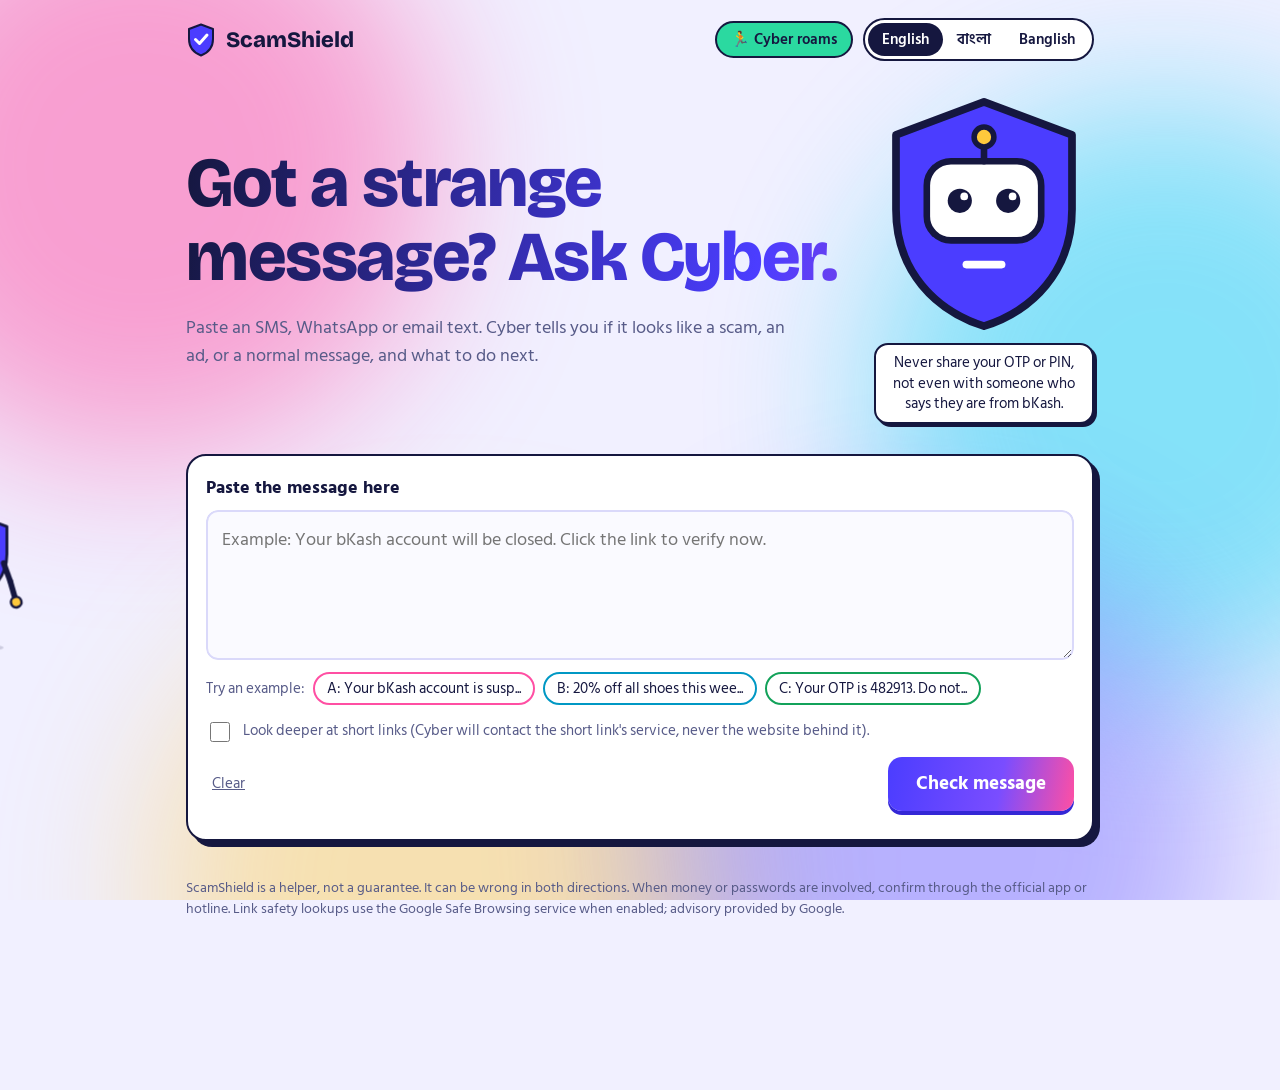
<file: web/index.html>
<!doctype html>
<html lang="en">
<head>
<meta charset="utf-8">
<meta name="viewport" content="width=device-width, initial-scale=1">
<title>ScamShield - ask Cyber</title>
<link rel="preconnect" href="https://fonts.googleapis.com">
<link rel="preconnect" href="https://fonts.gstatic.com" crossorigin>
<link href="https://fonts.googleapis.com/css2?family=Bricolage+Grotesque:opsz,wght@12..96,700;12..96,800&family=Hind+Siliguri:wght@400;500;600;700&display=swap" rel="stylesheet">
<style>
:root{
  --paper:#F1F0FF; --card:#fff; --ink:#15173F; --muted:#575B88; --line:#DAD9FA;
  --brand:#4B3DFF; --brand-dark:#3427D6; --pink:#FF4FA3; --cyan:#19D3F3; --sun:#FFC93C; --mint:#2BD9A0;
  --danger:#E5383B; --caution:#F5A300; --safe:#13A25A; --promo:#0098C4; --neutral:#6B6F99;
  --v:var(--neutral); --v2:#9A8CFF;
}
*{box-sizing:border-box}
html{-webkit-text-size-adjust:100%}
body{margin:0;background:var(--paper);color:var(--ink);font-family:"Hind Siliguri",system-ui,sans-serif;font-size:18px;line-height:1.55;overflow-x:hidden}
h1,h2,.display{font-family:"Bricolage Grotesque","Hind Siliguri",sans-serif;font-weight:800;letter-spacing:-.02em;line-height:1.05;margin:0}
.wrap{max-width:940px;margin:0 auto;padding:0 16px;position:relative;z-index:1}
:focus-visible{outline:3px solid var(--brand);outline-offset:3px;border-radius:6px}

/* drifting colour blobs behind everything */
.blobs{position:fixed;inset:0;z-index:0;overflow:hidden;pointer-events:none}
.blobs i{position:absolute;width:46vmax;height:46vmax;border-radius:50%;filter:blur(80px);opacity:.5;animation:drift 22s ease-in-out infinite alternate}
.blobs i:nth-child(1){background:var(--pink);left:-12vmax;top:-10vmax}
.blobs i:nth-child(2){background:var(--cyan);right:-14vmax;top:8vmax;animation-delay:-7s}
.blobs i:nth-child(3){background:var(--sun);left:12vmax;bottom:-22vmax;animation-delay:-13s;opacity:.4}
.blobs i:nth-child(4){background:var(--brand);right:4vmax;bottom:-18vmax;animation-delay:-3s;opacity:.35}
@keyframes drift{to{transform:translate(8vmax,6vmax) scale(1.18)}}
.tint{position:fixed;inset:0;z-index:0;pointer-events:none;opacity:0;transition:opacity .8s;background:radial-gradient(70% 60% at 50% 30%,var(--v),transparent 70%)}
body.has-verdict .tint{opacity:.28}
#fx{position:fixed;inset:0;width:100%;height:100%;z-index:50;pointer-events:none}
.flash{position:fixed;inset:0;z-index:40;pointer-events:none;background:var(--danger);opacity:0}
.flash.go{animation:flash .7s ease-out}
@keyframes flash{0%{opacity:.45}100%{opacity:0}}

header.top{display:flex;align-items:center;justify-content:space-between;gap:12px;padding:18px 0}
.brand{display:flex;align-items:center;gap:10px;font-family:"Bricolage Grotesque",sans-serif;font-weight:800;font-size:22px}
.seg{display:inline-flex;background:#fff;border:2px solid var(--ink);border-radius:999px;padding:3px}
.seg button{border:0;background:none;font:inherit;font-size:15px;font-weight:600;padding:5px 14px;border-radius:999px;cursor:pointer;color:var(--ink);transition:background .2s,color .2s}
.seg button[aria-pressed="true"]{background:var(--ink);color:#fff}

/* hero */
.hero{display:grid;grid-template-columns:1fr auto;gap:28px;align-items:center;padding:14px 0 30px}
.hero h1{font-size:clamp(38px,7vw,70px);background:linear-gradient(100deg,var(--ink) 0%,var(--brand) 40%,var(--pink) 75%,var(--ink) 100%);background-size:220% 100%;-webkit-background-clip:text;background-clip:text;color:transparent;animation:ink 9s ease-in-out infinite alternate;padding-bottom:.08em}
@keyframes ink{to{background-position:100% 0}}
.hero p{max-width:34em;color:var(--muted);margin:14px 0 0}
.cyber-col{display:flex;flex-direction:column;align-items:center;gap:8px;width:clamp(150px,24vw,220px)}
.mascot-btn{background:none;border:0;padding:0;cursor:pointer;width:100%}
.mascot{width:100%;height:auto;display:block;overflow:visible}
.mascot .shell{fill:var(--brand)}
.mascot .bulb{fill:var(--sun);transition:fill .3s}
.mascot .m{display:none}
.mascot[data-mood="idle"] .m-idle,.mascot[data-mood="happy"] .m-happy,.mascot[data-mood="alarm"] .m-alarm,.mascot[data-mood="worry"] .m-worry,.mascot[data-mood="hmm"] .m-hmm,.mascot[data-mood="scan"] .m-hmm{display:inline}
.mascot .blink{animation:blink 5s infinite;transform-box:fill-box;transform-origin:center}
@keyframes blink{0%,94%,100%{transform:scaleY(1)}97%{transform:scaleY(.08)}}
.mascot[data-mood="scan"] .dart{animation:dart .45s ease-in-out infinite alternate}
@keyframes dart{from{transform:translateX(-7px)}to{transform:translateX(7px)}}
.mascot[data-mood="scan"] .bulb{animation:pulse .35s infinite alternate;fill:var(--cyan)}
@keyframes pulse{to{opacity:.3}}
.mascot[data-mood="alarm"] .bulb{fill:var(--danger);animation:pulse .25s infinite alternate}
.mascot[data-mood="worry"] .bulb{fill:var(--caution)}
.mascot[data-mood="happy"] .bulb{fill:var(--mint)}
.mascot.act{animation:hop .6s}
.mascot[data-mood="alarm"].act{animation:shake .5s}
@keyframes hop{30%{transform:translateY(-16px) rotate(-3deg)}60%{transform:translateY(0) rotate(2deg)}}
@keyframes shake{20%{transform:translateX(-9px)}40%{transform:translateX(9px)}60%{transform:translateX(-6px)}80%{transform:translateX(6px)}}
.float{animation:float 4s ease-in-out infinite}
@keyframes float{50%{transform:translateY(-8px)}}
.tip{background:#fff;border:2px solid var(--ink);border-radius:14px;padding:8px 12px;font-size:15px;line-height:1.35;min-height:3.1em;width:100%;text-align:center;box-shadow:3px 3px 0 var(--ink)}
.tip.pop{animation:pop .35s cubic-bezier(.2,1.6,.4,1)}
@keyframes pop{from{transform:scale(.8);opacity:0}}
@media(max-width:600px){.hero{grid-template-columns:1fr}.cyber-col{order:-1;width:150px;margin:0 auto}}

/* checker */
.checker{background:var(--card);border:2px solid var(--ink);border-radius:20px;padding:18px;box-shadow:6px 6px 0 var(--ink)}
.checker label.big{display:block;font-weight:700;margin-bottom:8px}
.field{position:relative;border-radius:12px;overflow:hidden}
textarea{width:100%;min-height:150px;resize:vertical;border:2px solid var(--line);border-radius:12px;padding:14px;font:inherit;color:var(--ink);background:#FAFAFF;display:block}
textarea:focus{border-color:var(--brand);outline:none;box-shadow:0 0 0 4px #4b3dff29}
.field.scanning textarea{border-color:var(--cyan)}
.beam{position:absolute;left:0;right:0;top:0;height:56px;pointer-events:none;opacity:0;background:linear-gradient(180deg,transparent,#19d3f355 60%,#19d3f3cc 98%,var(--cyan) 100%);border-bottom:3px solid var(--cyan)}
.field.scanning .beam{opacity:1;animation:sweep 1.1s ease-in-out infinite alternate}
@keyframes sweep{from{transform:translateY(-56px)}to{transform:translateY(var(--h,150px))}}
.chips{display:flex;flex-wrap:wrap;gap:8px;margin-top:12px;align-items:center}
.chips span.t{color:var(--muted);font-size:15px}
.chip{border:2px solid var(--c,var(--line));background:#fff;border-radius:999px;padding:3px 12px;font:inherit;font-size:15px;cursor:pointer;color:var(--ink);transition:transform .15s,background .15s}
.chip:hover{background:var(--c);color:#fff;transform:translateY(-2px) rotate(-1deg)}
.chip:nth-of-type(1){--c:var(--pink)}.chip:nth-of-type(2){--c:var(--promo)}.chip:nth-of-type(3){--c:var(--safe)}
.deep{display:flex;gap:10px;align-items:flex-start;margin-top:14px;font-size:15px;color:var(--muted)}
.deep input{width:20px;height:20px;margin-top:3px;accent-color:var(--brand)}
.row{display:flex;flex-wrap:wrap;gap:10px;align-items:center;margin-top:12px}
.go{margin-left:auto;background:linear-gradient(100deg,var(--brand),#7A4DFF 60%,var(--pink));color:#fff;border:0;border-radius:14px;font:inherit;font-weight:700;font-size:19px;padding:12px 28px;cursor:pointer;box-shadow:0 4px 0 var(--brand-dark);transition:transform .15s,filter .15s}
.go:hover{filter:brightness(1.1);transform:translateY(-2px)}
.go:active{transform:translateY(3px);box-shadow:0 1px 0 var(--brand-dark)}
.go[disabled]{opacity:.7;cursor:wait}
.ghost{background:none;border:0;font:inherit;font-size:15px;color:var(--muted);text-decoration:underline;cursor:pointer}
.error{color:var(--danger);font-weight:600;margin-top:10px}

/* result */
#result{margin:30px 0 8px}
.verdict{background:linear-gradient(120deg,var(--v),var(--v2));color:#fff;border:2px solid var(--ink);border-radius:20px;padding:22px;display:grid;grid-template-columns:auto 1fr auto;gap:20px;align-items:center;box-shadow:6px 6px 0 var(--ink)}
.verdict.light{color:var(--ink)}
.verdict.shake{animation:shake .55s}
.stamp{width:96px;height:96px;border-radius:50%;border:5px solid currentColor;display:grid;place-items:center;transform:rotate(-8deg)}
.stamp svg{width:52px;height:52px}
.verdict h2{font-size:clamp(28px,5vw,46px)}
.stamp.land{animation:land .5s cubic-bezier(.2,1.6,.4,1)}
@keyframes land{from{transform:rotate(-8deg) scale(2.4);opacity:0}to{transform:rotate(-8deg) scale(1);opacity:1}}
.gauge{width:190px;text-align:center}
.gauge svg{width:100%;display:block}
.needle{transform-origin:100px 100px;transform:rotate(-90deg);transition:transform 1.3s cubic-bezier(.3,1.5,.5,1)}
.gauge .pct{font-family:"Bricolage Grotesque",sans-serif;font-weight:800;font-size:30px;line-height:1;margin-top:-4px}
.gauge .cap{font-size:14px;opacity:.9}
@media(max-width:640px){.verdict{grid-template-columns:auto 1fr}.gauge{grid-column:1/-1;margin:0 auto}}
.cyber{display:grid;grid-template-columns:70px 1fr;gap:14px;margin-top:20px;align-items:start}
.cyber .mascot{width:70px}
.bubble{background:#fff;border:2px solid var(--ink);border-radius:6px 18px 18px 18px;padding:14px 16px;min-height:60px}
.bubble p{margin:0 0 8px}
.listen{background:var(--ink);color:#fff;border:0;border-radius:999px;font:inherit;font-weight:600;font-size:16px;padding:7px 16px;cursor:pointer;margin-top:4px}
.listen:hover{background:var(--brand)}
.note{font-size:14px;color:var(--muted);margin-top:8px}
details{background:#fff;border:2px solid var(--line);border-radius:14px;margin-top:12px;padding:0 16px}
summary{cursor:pointer;font-weight:700;padding:12px 0}
details[open]{padding-bottom:12px}
.marked{font-size:19px;line-height:2}
.marked mark{border-radius:8px;padding:1px 6px;color:inherit;background:none;transition:transform .15s}
.marked mark:hover{transform:scale(1.12)}
.marked .hot{background:#FFD0D2;box-shadow:inset 0 -3px 0 var(--danger)}
.marked .cool{background:#CDF3DF;box-shadow:inset 0 -3px 0 var(--safe)}
.marked .risky{background:var(--danger);color:#fff}
.marked .check{background:var(--caution)}
.marked .ok{background:#CDF3DF}
.legend{font-size:14px;color:var(--muted);margin-top:6px}
.link{border-left:6px solid var(--neutral);padding:6px 12px;margin:10px 0;background:#F6F6FF;border-radius:0 10px 10px 0}
.link.ok{border-color:var(--safe)}.link.check{border-color:var(--caution)}.link.risky{border-color:var(--danger)}
.link b{word-break:break-all}
.link ul{margin:6px 0 0;padding-left:20px;font-size:16px}
.bar{display:grid;grid-template-columns:110px 1fr 50px;gap:10px;align-items:center;margin:8px 0;font-size:16px}
.bar i{display:block;height:14px;border-radius:7px;background:var(--line);overflow:hidden}
.bar i b{display:block;height:100%;width:0;background:linear-gradient(90deg,var(--brand),var(--pink));transition:width 1s cubic-bezier(.2,.9,.3,1)}
footer{margin:36px 0 0;padding-bottom:170px;font-size:14px;color:var(--muted)}

/* ===== Cyber the roaming character ===== */
.tools{display:flex;gap:10px;align-items:center;flex-wrap:wrap;justify-content:flex-end}
.roambtn{border:2px solid var(--ink);background:#fff;border-radius:999px;font:inherit;font-size:15px;font-weight:600;padding:5px 14px;cursor:pointer;color:var(--ink)}
.roambtn[aria-pressed="true"]{background:var(--mint)}
.rover-wrap{position:fixed;top:0;left:0;width:clamp(84px,13vw,130px);z-index:30;pointer-events:none;will-change:transform}
.rover-wrap[hidden]{display:none}
.rover-wrap .rover{pointer-events:auto;cursor:pointer;width:100%}
.jumper.jump{animation:jumpy .6s cubic-bezier(.3,.7,.4,1)}
@keyframes jumpy{45%{transform:translateY(-70px)}}
.say{display:none;position:absolute;left:50%;top:-6px;margin-left:-16px;font-size:26px;line-height:1;pointer-events:none}
.say.pop{animation:pop .4s cubic-bezier(.2,1.6,.4,1)}
.rover{--a:0deg;--b:0deg;--k:0deg;--d:.7s;--lean:0deg;--bh:0px}
.rover [class^="th"],.rover [class^="sh"],.rover [class^="up"],.rover [class^="fore"],.rover .fig{transition:none}
.rover .thL{transform-origin:68px 120px}.rover .thR{transform-origin:92px 120px}
.rover .shL{transform-origin:68px 150px}.rover .shR{transform-origin:92px 150px}
.rover .upL{transform-origin:44px 84px}.rover .upR{transform-origin:116px 84px}
.rover .foreL{transform-origin:36px 106px}.rover .foreR{transform-origin:124px 106px}
.rover .fig{transform-origin:80px 182px;animation:breath 3s ease-in-out infinite}
.rover .p-ball{transform-origin:112px 182px}
.rover .p-can,.rover .p-mag,.rover .p-sign,.rover .p-ball,.rover .sg,.rover .closed{display:none}
@keyframes breath{50%{transform:scaleY(1.025)}}
@keyframes sw{0%,100%{transform:rotate(calc(var(--a) * -1))}50%{transform:rotate(var(--a))}}
@keyframes ar{0%,100%{transform:rotate(calc(var(--b) * -1))}50%{transform:rotate(var(--b))}}
@keyframes kn{0%,15%,100%{transform:rotate(4deg)}55%{transform:rotate(var(--k))}85%{transform:rotate(calc(var(--k) * .4))}}
@keyframes bobw{0%,50%,100%{transform:translateY(0) rotate(var(--lean))}25%,75%{transform:translateY(calc(var(--bh) * -1)) rotate(var(--lean))}}
/* walking and running */
.rover[data-act="walk"]{--a:26deg;--b:30deg;--k:55deg;--d:.7s;--bh:4px}
.rover[data-act="run"]{--a:50deg;--b:64deg;--k:90deg;--d:.4s;--bh:8px;--lean:9deg}
.rover[data-act="walk"] .thL,.rover[data-act="run"] .thL,.rover[data-act="walk"] .thR,.rover[data-act="run"] .thR{animation:sw var(--d) ease-in-out infinite}
.rover[data-act="walk"] .thR,.rover[data-act="run"] .thR{animation-delay:calc(var(--d) / -2)}
.rover[data-act="walk"] .shL,.rover[data-act="run"] .shL,.rover[data-act="walk"] .shR,.rover[data-act="run"] .shR{animation:kn var(--d) linear infinite}
.rover[data-act="walk"] .shR,.rover[data-act="run"] .shR{animation-delay:calc(var(--d) / -2)}
.rover[data-act="walk"] .upR,.rover[data-act="run"] .upR,.rover[data-act="walk"] .upL,.rover[data-act="run"] .upL{animation:ar var(--d) ease-in-out infinite}
.rover[data-act="walk"] .upL,.rover[data-act="run"] .upL{animation-delay:calc(var(--d) / -2)}
.rover[data-act="walk"] .foreL,.rover[data-act="walk"] .foreR{transform:rotate(-16deg)}
.rover[data-act="run"] .foreL,.rover[data-act="run"] .foreR{transform:rotate(-55deg)}
.rover[data-act="walk"] .fig,.rover[data-act="run"] .fig{animation:bobw calc(var(--d) / 1) linear infinite}
/* drinking a can of juice, with sunglasses */
.rover[data-act="drink"] .sg,.rover[data-act="drink"] .p-can{display:inline}
.rover[data-act="drink"] .upR{animation:dUp 5s ease-in-out infinite}
.rover[data-act="drink"] .foreR{animation:dFore 5s ease-in-out infinite}
.rover[data-act="drink"] .fig{animation:chill 5s ease-in-out infinite}
@keyframes dUp{0%,8%{transform:rotate(0)}22%,30%{transform:rotate(112deg)}34%{transform:rotate(104deg)}40%{transform:rotate(112deg)}46%{transform:rotate(104deg)}52%,78%{transform:rotate(112deg)}92%,100%{transform:rotate(0)}}
@keyframes dFore{0%,8%{transform:rotate(0)}22%,78%{transform:rotate(-58deg)}92%,100%{transform:rotate(0)}}
@keyframes chill{0%,100%{transform:rotate(0)}30%,70%{transform:rotate(-3deg)}}
/* keepy-uppy with a ball */
.rover[data-act="play"] .p-ball{display:inline;animation:spin .6s linear infinite}
.rover[data-act="play"] .ballY{animation:bounce .9s infinite}
@keyframes bounce{0%{transform:translateY(0);animation-timing-function:cubic-bezier(.2,.6,.4,1)}50%{transform:translateY(-120px);animation-timing-function:cubic-bezier(.6,0,.8,.4)}100%{transform:translateY(0)}}
@keyframes spin{to{transform:rotate(360deg)}}
.rover[data-act="play"] .thR{animation:kick .9s infinite}
.rover[data-act="play"] .shR{animation:kickk .9s infinite}
.rover[data-act="play"] .upL{transform:rotate(60deg)}
.rover[data-act="play"] .upR{transform:rotate(-60deg)}
.rover[data-act="play"] .fig{animation:lean .9s ease-in-out infinite}
@keyframes kick{0%,6%{transform:rotate(-55deg)}25%,100%{transform:rotate(8deg)}}
@keyframes kickk{0%,6%{transform:rotate(10deg)}25%,100%{transform:rotate(25deg)}}
@keyframes lean{0%,6%{transform:rotate(-4deg)}30%,100%{transform:rotate(0)}}
/* dancing */
.rover[data-act="dance"] .fig{animation:sway .5s ease-in-out infinite alternate}
.rover[data-act="dance"] .upL{animation:dl .5s ease-in-out infinite alternate}
.rover[data-act="dance"] .upR{animation:dr .5s ease-in-out infinite alternate}
.rover[data-act="dance"] .thL{animation:dth .5s ease-in-out infinite alternate}
.rover[data-act="dance"] .thR{animation:dth .5s ease-in-out infinite alternate-reverse}
@keyframes sway{from{transform:translateY(0) rotate(-6deg)}to{transform:translateY(-7px) rotate(6deg)}}
@keyframes dl{from{transform:rotate(40deg)}to{transform:rotate(165deg)}}
@keyframes dr{from{transform:rotate(-165deg)}to{transform:rotate(-40deg)}}
@keyframes dth{from{transform:rotate(-14deg)}to{transform:rotate(14deg)}}
/* napping on his feet */
.rover[data-act="nap"] .pupils{display:none}
.rover[data-act="nap"] .closed{display:inline}
.rover[data-act="nap"] .fig{animation:nod 3s ease-in-out infinite}
@keyframes nod{0%,100%{transform:rotate(7deg)}50%{transform:rotate(12deg)}}
/* waving */
.rover[data-act="wave"] .upL{animation:wUp 2.9s ease-in-out infinite}
.rover[data-act="wave"] .foreL{animation:wv .35s ease-in-out infinite alternate}
@keyframes wUp{0%{transform:rotate(0)}15%,85%{transform:rotate(150deg)}100%{transform:rotate(0)}}
@keyframes wv{from{transform:rotate(-28deg)}to{transform:rotate(28deg)}}
/* looking for scams with a magnifying glass */
.rover[data-act="search"] .p-mag{display:inline}
.rover[data-act="search"] .upR{animation:sUp .5s ease-in-out infinite alternate}
.rover[data-act="search"] .foreR{transform:rotate(-8deg)}
.rover[data-act="search"] .fig{animation:hopS .5s ease-in-out infinite alternate}
@keyframes sUp{from{transform:rotate(-78deg)}to{transform:rotate(-100deg)}}
@keyframes hopS{from{transform:translateY(0)}to{transform:translateY(-6px)}}
/* scam alarm: stop sign held high, jumping */
.rover[data-act="alert"] .p-sign{display:inline}
.rover[data-act="alert"] .upR{transform:rotate(-168deg)}
.rover[data-act="alert"] .upL{transform:rotate(168deg)}
.rover[data-act="alert"] .fig{animation:alertJ .35s ease-in-out infinite alternate}
@keyframes alertJ{from{transform:translateY(0)}to{transform:translateY(-16px)}}
/* careful: hand up like "wait" */
.rover[data-act="careful"] .upR{animation:cUp 1s ease-in-out infinite alternate}
@keyframes cUp{from{transform:rotate(-150deg)}to{transform:rotate(-160deg)}}
.rover[data-act="careful"] .fig{animation:chill 1.4s ease-in-out infinite}
/* cheering */
.rover[data-act="cheer"] .upL{transform:rotate(165deg)}
.rover[data-act="cheer"] .upR{transform:rotate(-165deg)}
.rover[data-act="cheer"] .shL,.rover[data-act="cheer"] .shR{transform:rotate(35deg)}
.rover[data-act="cheer"] .fig{animation:jump .6s ease-in-out infinite}
@keyframes jump{0%,100%{transform:translateY(0) scaleY(.94)}50%{transform:translateY(-30px) scaleY(1.03)}}
.rover[data-act="shrug"] .fig{animation:tilt 1.2s ease-in-out infinite alternate}
@keyframes tilt{from{transform:rotate(-6deg)}to{transform:rotate(6deg)}}


/* ===== more activities ===== */
.fx{position:fixed;left:0;top:0;z-index:31;pointer-events:none;font-size:26px;line-height:1}
.fx[hidden]{display:none}
#fball.roll{animation:spin .5s linear infinite}
#fdisc{animation:disc .35s linear infinite}
@keyframes disc{from{transform:rotate(0) scaleY(.55)}to{transform:rotate(360deg) scaleY(.55)}}
.rover .p-book,.rover .p-phone,.rover .p-flash,.rover .carg{display:none}
.rover .w1{transform-origin:38px 166px}.rover .w2{transform-origin:124px 166px}
.rover .pageflip{transform-origin:80px 110px}
/* reading a book: both hands hold it, a page turns now and then */
.rover[data-act="read"] .p-book{display:inline}
.rover[data-act="read"] .upL{transform:rotate(-5deg)}.rover[data-act="read"] .foreL{transform:rotate(-69deg)}
.rover[data-act="read"] .upR{transform:rotate(5deg)}.rover[data-act="read"] .foreR{transform:rotate(69deg)}
.rover[data-act="read"] .pageflip{animation:turn 3.4s ease-in-out infinite}
@keyframes turn{0%,70%{transform:scaleX(1)}85%{transform:scaleX(-1)}100%{transform:scaleX(1)}}
.rover[data-act="read"] .fig{animation:nodRead 3.4s ease-in-out infinite}
@keyframes nodRead{0%,100%{transform:rotate(2deg)}50%{transform:rotate(4deg)}}
/* scrolling on his phone */
.rover[data-act="phone"] .p-phone{display:inline}
.rover[data-act="phone"] .upR{transform:rotate(13deg)}.rover[data-act="phone"] .foreR{transform:rotate(84deg)}
.rover[data-act="phone"] .fig{animation:nodRead 2s ease-in-out infinite}
/* selfie: phone held out, peace sign, flash */
.rover[data-act="selfie"] .p-phone,.rover[data-act="selfie"] .p-flash{display:inline}
.rover[data-act="selfie"] .upR{transform:rotate(-126deg)}.rover[data-act="selfie"] .foreR{transform:rotate(-20deg)}
.rover[data-act="selfie"] .upL{transform:rotate(150deg)}
.rover[data-act="selfie"] .foreL{animation:wv .5s ease-in-out infinite alternate}
.rover[data-act="selfie"] .fig{animation:tilt 1.4s ease-in-out infinite alternate}
.rover[data-act="selfie"] .p-flash{animation:snap 1.8s infinite}
@keyframes snap{0%,80%{opacity:0}86%{opacity:.95}100%{opacity:0}}
/* driving a car */
.rover[data-act="drive"] .carg,.rover[data-act="drive"] .sg{display:inline}
.rover[data-act="drive"] .upL{transform:rotate(-19deg)}.rover[data-act="drive"] .foreL{transform:rotate(-61deg)}
.rover[data-act="drive"] .upR{transform:rotate(19deg)}.rover[data-act="drive"] .foreR{transform:rotate(61deg)}
.rover[data-act="drive"] .fig{animation:none}
.rover[data-act="drive"] .thL,.rover[data-act="drive"] .thR{display:none}
.rover[data-act="drive"] .wheel{animation:spin .25s linear infinite}
.rover[data-act="drive"] .carbody{animation:carb .2s ease-in-out infinite alternate}
@keyframes carb{to{transform:translateY(-2px)}}
/* kicking a real ball */
.rover[data-act="kick"] .thR{animation:kickOnce .35s ease-out both}
.rover[data-act="kick"] .shR{animation:kickShin .35s ease-out both}
.rover[data-act="kick"] .upL{transform:rotate(45deg)}.rover[data-act="kick"] .upR{transform:rotate(-45deg)}
@keyframes kickOnce{0%{transform:rotate(30deg)}45%{transform:rotate(-65deg)}100%{transform:rotate(0)}}
@keyframes kickShin{0%{transform:rotate(60deg)}45%{transform:rotate(4deg)}100%{transform:rotate(8deg)}}
/* frisbee: throw, then catch with both hands */
.rover[data-act="frisbee"] .upR{animation:thr 2.6s ease-in-out infinite}
.rover[data-act="frisbee"] .foreR{transform:rotate(-20deg)}
.rover[data-act="frisbee"] .upL{animation:catchL 2.6s ease-in-out infinite}
@keyframes thr{0%{transform:rotate(48deg)}10%{transform:rotate(-80deg)}24%,70%{transform:rotate(-22deg)}82%,90%{transform:rotate(-82deg)}100%{transform:rotate(48deg)}}
@keyframes catchL{0%,70%{transform:rotate(0)}82%,90%{transform:rotate(-80deg)}100%{transform:rotate(0)}}

@media(prefers-reduced-motion:reduce){*,*::before,*::after{animation:none!important;transition:none!important}}
</style>
</head>
<body>
<div class="blobs" aria-hidden="true"><i></i><i></i><i></i><i></i></div>
<div class="tint" aria-hidden="true"></div>
<canvas id="fx" aria-hidden="true"></canvas>
<div class="flash" id="flash" aria-hidden="true"></div>

<div class="rover-wrap" id="rover" aria-hidden="true"></div>
<div class="fx" id="fball" hidden aria-hidden="true">⚽</div>
<div class="fx" id="fdisc" hidden aria-hidden="true">🥏</div>

<div class="wrap">
  <header class="top">
    <div class="brand">
      <svg width="30" height="34" viewBox="0 0 60 68" aria-hidden="true"><path d="M30 3 54 12v20c0 17-11 28-24 33C17 60 6 49 6 32V12z" fill="#4B3DFF" stroke="#15173F" stroke-width="4" stroke-linejoin="round"/><path d="m19 33 8 8 15-17" fill="none" stroke="#fff" stroke-width="6" stroke-linecap="round" stroke-linejoin="round"/></svg>
      ScamShield
    </div>
    <div class="tools"><button class="roambtn" id="roamBtn" type="button" aria-pressed="true"></button>
    <div class="seg" role="group" aria-label="Language">
      <button data-l="en" aria-pressed="true">English</button>
      <button data-l="bn" aria-pressed="false" lang="bn">বাংলা</button>
      <button data-l="bnl" aria-pressed="false">Banglish</button>
    </div></div>
  </header>

  <section class="hero">
    <div>
      <h1 id="t-hero"></h1>
      <p id="t-sub"></p>
    </div>
    <div class="cyber-col">
      <button class="mascot-btn float" id="heroCyber" type="button"></button>
      <div class="tip" id="tip" aria-live="polite"></div>
    </div>
  </section>

  <main>
    <form class="checker" id="form">
      <label class="big" for="msg" id="t-label"></label>
      <div class="field" id="field"><textarea id="msg" maxlength="5000"></textarea><div class="beam"></div></div>
      <div class="chips" id="chips"><span class="t" id="t-try"></span></div>
      <label class="deep"><input type="checkbox" id="deep"><span id="t-deep"></span></label>
      <div class="row">
        <button type="button" class="ghost" id="clear"></button>
        <button class="go" id="go" type="submit"></button>
      </div>
      <div class="error" id="err" role="alert"></div>
    </form>
    <div id="result" aria-live="polite"></div>
  </main>
  <footer id="t-foot"></footer>
</div>

<script>
"use strict";
/* ============ 1. Everything the page says, in three languages ============ */
const UI = {
  en:{hero:"Got a strange message? Ask Cyber.",sub:"Paste an SMS, WhatsApp or email text. Cyber tells you if it looks like a scam, an ad, or a normal message, and what to do next.",
      label:"Paste the message here",ph:"Example: Your bKash account will be closed. Click the link to verify now.",
      tryit:"Try an example:",deep:"Look deeper at short links (Cyber will contact the short link's service, never the website behind it).",
      check:"Check message",checking:"Cyber is reading...",clear:"Clear",listen:"Listen to Cyber",stop:"Stop",
      empty:"Paste a message first.",fail:"Could not reach the ScamShield server. Is it running?",
      v:{suspicious:"Looks like a scam",careful:"Be careful","not sure":"Cyber is not sure",legit:"Looks normal",promo:"Looks like an ad"},
      risk:"Scam risk",marked:"What Cyber noticed in your message",lg_hot:"pushes towards scam",lg_cool:"pushes towards safe",
      links:"Links in this message",nolinks:"No links found.",why:"How sure is the model?",
      novoice:"This device has no voice for this language. Try Microsoft Edge or Chrome, or switch to English.",
      tips:["Never share your OTP or PIN, not even with someone who says they are from bKash.","A real company never needs you to click a link to keep your account open.","A prize for a contest you never entered? That is bait.","Urgent and scary? Slow down. Scammers rush you on purpose."],
      foot:"ScamShield is a helper, not a guarantee. It can be wrong in both directions. When money or passwords are involved, confirm through the official app or hotline. Link safety lookups use the Google Safe Browsing service when enabled; advisory provided by Google.",
      ex:["Your bKash account is suspended. Verify here: http://bkash-help.com/verify","20% off all shoes this weekend at Daraz!","Your OTP is 482913. Do not share it with anyone."]},
  bn:{hero:"অদ্ভুত মেসেজ পেয়েছেন? সাইবারকে জিজ্ঞেস করুন।",sub:"এসএমএস, হোয়াটসঅ্যাপ বা ইমেইলের লেখা পেস্ট করুন। সাইবার বলবে এটা প্রতারণা, বিজ্ঞাপন নাকি সাধারণ মেসেজ, আর এখন কী করবেন।",
      label:"মেসেজটি এখানে পেস্ট করুন",ph:"যেমন: আপনার বিকাশ অ্যাকাউন্ট বন্ধ হয়ে যাবে। এখনই লিংকে ক্লিক করে ভেরিফাই করুন।",
      tryit:"উদাহরণ দেখুন:",deep:"শর্ট লিংক আরও ভালোভাবে দেখুন (সাইবার শুধু শর্ট লিংকের সেবাটির সঙ্গে যোগাযোগ করবে, আসল ওয়েবসাইটে কখনো ঢুকবে না)।",
      check:"মেসেজ যাচাই করুন",checking:"সাইবার পড়ছে...",clear:"মুছুন",listen:"সাইবারের কথা শুনুন",stop:"থামুন",
      empty:"আগে একটি মেসেজ পেস্ট করুন।",fail:"ScamShield সার্ভারের সঙ্গে যোগাযোগ করা যাচ্ছে না। সার্ভার চালু আছে তো?",
      v:{suspicious:"প্রতারণা মনে হচ্ছে",careful:"সাবধান থাকুন","not sure":"সাইবার নিশ্চিত নয়",legit:"স্বাভাবিক মনে হচ্ছে",promo:"বিজ্ঞাপন মনে হচ্ছে"},
      risk:"প্রতারণার ঝুঁকি",marked:"আপনার মেসেজে সাইবার যা লক্ষ করেছে",lg_hot:"প্রতারণার দিকে টানে",lg_cool:"নিরাপদের দিকে টানে",
      links:"মেসেজের লিংক",nolinks:"কোনো লিংক পাওয়া যায়নি।",why:"মডেল কতটা নিশ্চিত?",
      novoice:"এই ডিভাইসে বাংলা ভয়েস নেই। Microsoft Edge বা Chrome ব্যবহার করুন।",
      tips:["OTP বা PIN কাউকে বলবেন না, বিকাশের লোক বললেও না।","আসল কোম্পানি অ্যাকাউন্ট চালু রাখতে লিংকে ক্লিক করতে বলে না।","যে প্রতিযোগিতায় নামেননি, তার পুরস্কার? এটা ফাঁদ।","তাড়াহুড়ো আর ভয় দেখানো? থামুন। প্রতারকরা ইচ্ছা করেই তাড়া দেয়।"],
      foot:"ScamShield একটি সহায়ক, নিশ্চয়তা নয়। দুই দিকেই ভুল হতে পারে। টাকা বা পাসওয়ার্ডের ব্যাপার হলে অফিসিয়াল অ্যাপ বা হটলাইনে নিশ্চিত হয়ে নিন। চালু থাকলে লিংক যাচাইয়ে Google Safe Browsing ব্যবহার হয়; পরামর্শ সরবরাহ করেছে Google।",
      ex:["আপনার বিকাশ অ্যাকাউন্ট বন্ধ হয়ে যাবে। এখনই ভেরিফাই করুন: http://bkash-help.com/verify","এই সপ্তাহান্তে দারাজে সব জুতায় ২০% ছাড়!","আপনার OTP 482913। কাউকে বলবেন না।"]},
  bnl:{hero:"Ajib message peyechen? Cyber ke jiggesh korun.",sub:"SMS, WhatsApp ba email-er lekha paste korun. Cyber bolbe eta scam, ad naki normal message, ar ekhon ki korben.",
      label:"Message ta ekhane paste korun",ph:"Jemon: Apnar bKash account bondho hoye jabe. Ekhoni link e click kore verify korun.",
      tryit:"Example dekhun:",deep:"Short link ar bhalo kore dekhun (Cyber shudhu short link-er service er sathe jogajog korbe, asol website e kokhono dhukbe na).",
      check:"Message check korun",checking:"Cyber porche...",clear:"Muchun",listen:"Cyber-er kotha shunun",stop:"Thamun",
      empty:"Age ekta message paste korun.",fail:"ScamShield server e jogajog hocche na. Server chalu ache to?",
      v:{suspicious:"Scam moune hocche",careful:"Savdhan thakun","not sure":"Cyber nishchit noy",legit:"Normal moune hocche",promo:"Ad moune hocche"},
      risk:"Scam-er jhunki",marked:"Apnar message e Cyber ja lokkho korechhe",lg_hot:"scam-er dike tane",lg_cool:"nirapod-er dike tane",
      links:"Message-er link",nolinks:"Kono link paoa jayni.",why:"Model koto ta nishchit?",
      novoice:"Ei device e Bangla voice nei. Microsoft Edge ba Chrome use korun.",
      tips:["OTP ba PIN kauke bolben na, bKash-er lok bolleo na.","Asol company account chalu rakhte link e click korte bole na.","Je contest e nameni, tar prize? Eta fad.","Tarahuro ar bhoy dekhano? Thamun. Protarokra ichchha kore tara dey."],
      foot:"ScamShield ekta sahayok, guarantee noy. Duidik e bhul hote pare. Taka ba password-er byapar hole official app ba hotline e confirm korun. Chalu thakle link check e Google Safe Browsing use hoy; advisory provided by Google.",
      ex:["Apnar bKash account bondho hoye jabe. Ekhoni verify korun: http://bkash-help.com/verify","Ei weekend e Daraz e sob juta te 20% discount!","Apnar OTP 482913. Kauke bolben na."]}
};
/* verdict -> colours (two for the gradient), mood for Cyber's face, icon in the stamp */
const WARN='<path d="M12 3 2 21h20zM12 10v5M12 18v.5" fill="none" stroke="currentColor" stroke-width="2.4" stroke-linecap="round" stroke-linejoin="round"/>';
const VERDICT = {
  suspicious:{c:"#E5383B",c2:"#FF6A3D",light:false,mood:"alarm",icon:WARN},
  careful:{c:"#F5A300",c2:"#FFD23F",light:true,mood:"worry",icon:WARN},
  legit:{c:"#13A25A",c2:"#2BD9A0",light:false,mood:"happy",confetti:["#2BD9A0","#13A25A","#FFC93C","#19D3F3","#fff"],icon:'<path d="m4 12 5 5L20 6" fill="none" stroke="currentColor" stroke-width="3" stroke-linecap="round" stroke-linejoin="round"/>'},
  promo:{c:"#0098C4",c2:"#7A4DFF",light:false,mood:"happy",confetti:["#19D3F3","#FF4FA3","#FFC93C","#4B3DFF","#fff"],icon:'<path d="M3 10v4h4l7 4V6L7 10zM17 9a4 4 0 0 1 0 6" fill="none" stroke="currentColor" stroke-width="2.2" stroke-linecap="round" stroke-linejoin="round"/>'},
  "not sure":{c:"#6B6F99",c2:"#9A8CFF",light:false,mood:"hmm",icon:'<path d="M9 9a3 3 0 1 1 4 2.8c-.7.4-1 .9-1 1.7M12 18v.5" fill="none" stroke="currentColor" stroke-width="2.4" stroke-linecap="round"/>'}
};
/* Cyber the robot. Face parts: .pupils moves with the cursor, .dart wiggles while scanning, .blink closes the eyes.
   Only one mouth is visible at a time, chosen by data-mood in the CSS. This markup is a constant, never user text. */
const MASCOT='<svg class="mascot" data-mood="idle" viewBox="0 0 200 220" aria-hidden="true">'+
 '<path class="shell" d="M100 8 180 38v68c0 56-36 92-80 106C56 198 20 162 20 106V38z" stroke="#15173F" stroke-width="7" stroke-linejoin="round"/>'+
 '<rect x="48" y="62" width="104" height="72" rx="22" fill="#fff" stroke="#15173F" stroke-width="6"/>'+
 '<g class="pupils"><g class="dart"><g class="blink"><circle cx="78" cy="98" r="11" fill="#15173F"/><circle cx="122" cy="98" r="11" fill="#15173F"/><circle cx="82" cy="94" r="3.5" fill="#fff"/><circle cx="126" cy="94" r="3.5" fill="#fff"/></g></g></g>'+
 '<path d="M100 62V44" stroke="#15173F" stroke-width="6" stroke-linecap="round"/><circle class="bulb" cx="100" cy="40" r="9" stroke="#15173F" stroke-width="5"/>'+
 '<path class="m m-idle" d="M84 156h32" stroke="#fff" stroke-width="7" stroke-linecap="round" fill="none"/>'+
 '<path class="m m-happy" d="M76 150q24 26 48 0" stroke="#fff" stroke-width="7" stroke-linecap="round" fill="none"/>'+
 '<path class="m m-alarm" d="M86 168q14-26 28 0z" fill="#fff" stroke="#fff" stroke-width="5" stroke-linejoin="round"/>'+
 '<path class="m m-worry" d="M78 164q22-18 44 0" stroke="#fff" stroke-width="7" stroke-linecap="round" fill="none"/>'+
 '<path class="m m-hmm" d="M80 160h40" stroke="#fff" stroke-width="7" stroke-linecap="round" fill="none"/></svg>';

/* ============ 2. Helpers ============ */
const $ = id => document.getElementById(id);
const RM = matchMedia("(prefers-reduced-motion: reduce)").matches;   // true if the person asked for less motion
const sleep = ms => new Promise(r => setTimeout(r, ms));
/* el() builds elements with textContent, never innerHTML, so text from a scam message or the server cannot run as code. */
function el(tag, attrs, ...kids){
  const n = document.createElement(tag);
  for (const [k,v] of Object.entries(attrs||{})) if (v!==null) k==="class" ? n.className=v : n.setAttribute(k,v);
  for (const k of kids) n.append(k);
  return n;
}
let lang="en", last=null, runId=0;
const t = () => UI[lang];

/* ============ 3. Cyber's moods and eyes ============ */
function setMood(mood){ document.querySelectorAll(".mascot:not(.rover)").forEach(m=>m.dataset.mood=mood); }
function actOut(){ if(RM) return; document.querySelectorAll(".mascot:not(.rover)").forEach(m=>{m.classList.remove("act");void m.getBoundingClientRect();m.classList.add("act");}); }
// pupils follow the pointer: work out the direction from the robot's face to the cursor, move up to 7 units that way
addEventListener("pointermove", e=>{
  if(RM) return;
  document.querySelectorAll(".mascot").forEach(m=>{
    const r=m.getBoundingClientRect(), dx=e.clientX-(r.left+r.width/2), dy=e.clientY-(r.top+r.height*.45);
    const d=Math.hypot(dx,dy)||1, k=Math.min(7,d/25);
    m.querySelector(".pupils").setAttribute("transform",`translate(${dx/d*k} ${dy/d*k})`);
  });
});
let tipIndex=-1;
function nextTip(){
  const tips=t().tips; tipIndex=(tipIndex+1)%tips.length;
  const box=$("tip"); box.textContent=tips[tipIndex]; box.classList.remove("pop"); void box.offsetWidth; box.classList.add("pop");
}
$("heroCyber").innerHTML=MASCOT;
$("heroCyber").setAttribute("aria-label","Cyber. Tap for a safety tip.");
$("heroCyber").onclick=()=>{ nextTip(); setMood("happy"); actOut(); setTimeout(()=>setMood(last?VERDICT[last.verdict]?.mood||"hmm":"idle"),1200); };

/* ============ 4. Static text ============ */
function applyLang(){
  const u=t();
  document.documentElement.lang = lang==="bn" ? "bn" : "en";
  $("t-hero").textContent=u.hero; $("t-sub").textContent=u.sub; $("t-label").textContent=u.label;
  $("msg").placeholder=u.ph; $("t-deep").textContent=u.deep; $("go").textContent=u.check;
  $("clear").textContent=u.clear; $("t-foot").textContent=u.foot; $("t-try").textContent=u.tryit;
  document.querySelectorAll(".seg button").forEach(b=>b.setAttribute("aria-pressed", b.dataset.l===lang));
  const chips=$("chips"); chips.querySelectorAll(".chip").forEach(c=>c.remove());
  u.ex.forEach((text,i)=>{ const b=el("button",{class:"chip",type:"button"},["A","B","C"][i]+": "+text.slice(0,26)+"..."); b.onclick=()=>{$("msg").value=text;$("msg").focus();}; chips.append(b); });
  tipIndex=-1; nextTip(); labelRoam();
  if(last) check();
}
document.querySelectorAll(".seg button").forEach(b=>b.onclick=()=>{lang=b.dataset.l; applyLang();});
$("clear").onclick=()=>{ $("msg").value=""; $("result").replaceChildren(); last=null; runId++; document.body.classList.remove("has-verdict"); setMood("idle"); window.speechSynthesis&&speechSynthesis.cancel(); rover.release(); };

/* ============ 5. Ask the API (with a short "scanning" show) ============ */
async function check(ev){
  if(ev) ev.preventDefault();
  const text=$("msg").value.trim(), err=$("err"); err.textContent="";
  if(!text){err.textContent=t().empty;return;}
  const go=$("go"), field=$("field"), my=++runId;
  go.disabled=true; go.textContent=t().checking;
  field.style.setProperty("--h",($("msg").offsetHeight-56)+"px"); field.classList.add("scanning");
  setMood("scan"); rover.hold("search");
  try{
    // wait for BOTH the server and a minimum scan time, so the animation is seen even when the answer is instant
    const [r] = await Promise.all([
      fetch("/check",{method:"POST",headers:{"Content-Type":"application/json"},body:JSON.stringify({text,look_deeper:$("deep").checked,lang})}),
      sleep(RM?0:1300)
    ]);
    if(!r.ok){const j=await r.json().catch(()=>({}));throw new Error(j.detail||r.statusText);}
    const data=await r.json();
    if(my!==runId) return;
    last=data; last._text=text; render(data,text,my);
  }catch(e){
    setMood("idle"); rover.release();
    err.textContent = e instanceof TypeError ? t().fail : String(e.message||e);
  }finally{ field.classList.remove("scanning"); go.disabled=false; go.textContent=t().check; }
}
$("form").addEventListener("submit",check);

/* ============ 6. Effects ============ */
function confetti(colors){
  if(RM) return;
  const c=$("fx"), x=c.getContext("2d"); c.width=innerWidth; c.height=innerHeight;
  const ps=Array.from({length:120},()=>({x:innerWidth/2+(Math.random()-.5)*240,y:innerHeight*.4,vx:(Math.random()-.5)*15,vy:-Math.random()*14-4,s:7+Math.random()*7,r:Math.random()*6,vr:(Math.random()-.5)*.4,c:colors[Math.random()*colors.length|0]}));
  let f=0;
  (function tick(){
    x.clearRect(0,0,c.width,c.height);
    ps.forEach(p=>{p.vy+=.4;p.x+=p.vx;p.y+=p.vy;p.vx*=.99;p.r+=p.vr;x.save();x.translate(p.x,p.y);x.rotate(p.r);x.fillStyle=p.c;x.fillRect(-p.s/2,-p.s/3,p.s,p.s*.6);x.restore();});
    if(++f<120) requestAnimationFrame(tick); else x.clearRect(0,0,c.width,c.height);
  })();
}
function countTo(node,target,ms){
  if(RM){node.textContent=target+"%";return;}
  const start=performance.now();
  (function step(now){const p=Math.min(1,(now-start)/ms);node.textContent=Math.round(target*(1-Math.pow(1-p,3)))+"%";if(p<1)requestAnimationFrame(step);})(start);
}
/* types text into a paragraph, one visible character (grapheme) at a time; Bangla letters stay whole */
async function typeInto(p,text,my){
  if(RM||!window.Intl||!Intl.Segmenter){p.textContent=text;return;}
  const parts=Array.from(new Intl.Segmenter(lang==="bn"?"bn":"en",{granularity:"grapheme"}).segment(text),s=>s.segment);
  let shown="";
  for(const ch of parts){ if(my!==runId) return; shown+=ch; p.textContent=shown; await sleep(ch===" "?4:11); }
}
function gaugeSVG(){
  return '<svg viewBox="0 0 200 112" aria-hidden="true"><defs><linearGradient id="gg" x1="0" x2="1"><stop offset="0" stop-color="#2BD9A0"/><stop offset=".5" stop-color="#FFD23F"/><stop offset="1" stop-color="#fff"/></linearGradient></defs>'+
   '<path d="M20 100A80 80 0 0 1 180 100" fill="none" stroke="#ffffff55" stroke-width="18" stroke-linecap="round"/>'+
   '<path d="M20 100A80 80 0 0 1 180 100" fill="none" stroke="url(#gg)" stroke-width="18" stroke-linecap="round"/>'+
   '<g class="needle"><path d="M100 100 100 30" stroke="#15173F" stroke-width="6" stroke-linecap="round"/></g><circle cx="100" cy="100" r="10" fill="#15173F"/></svg>';
}

/* ============ 7. Draw the answer ============ */
function render(d,text,my){
  const u=t(), key=VERDICT[d.verdict]?d.verdict:"not sure", V=VERDICT[key];
  window.speechSynthesis&&speechSynthesis.cancel();
  const out=$("result"); out.replaceChildren();
  document.body.classList.add("has-verdict");
  document.documentElement.style.setProperty("--v",V.c); document.documentElement.style.setProperty("--v2",V.c2);

  // big coloured verdict card: stamp, title, risk gauge
  const stamp=el("div",{class:"stamp land"}); stamp.innerHTML='<svg viewBox="0 0 24 24">'+V.icon+'</svg>';
  const risk=Math.max(0,Math.min(1,(d.probabilities||{}).suspicious||0)), pct=Math.round(risk*100);
  const pctEl=el("div",{class:"pct"},"0%");
  const gauge=el("div",{class:"gauge"}); gauge.insertAdjacentHTML("beforeend",gaugeSVG());
  gauge.append(pctEl,el("div",{class:"cap"},u.risk));
  const card=el("div",{class:"verdict"+(V.light?" light":"")}, stamp, el("div",{},el("h2",{},u.v[key])), gauge);
  out.append(card);
  const needle=gauge.querySelector(".needle");
  requestAnimationFrame(()=>requestAnimationFrame(()=>{ needle.style.transform=`rotate(${-90+risk*180}deg)`; countTo(pctEl,pct,1200); }));

  // Cyber reacts: face, bounce/shake, flash or confetti
  setMood(V.mood); actOut(); rover.react(key);
  if(key==="suspicious"&&!RM){ card.classList.add("shake"); const f=$("flash"); f.classList.remove("go"); void f.offsetWidth; f.classList.add("go"); }
  if(V.confetti) confetti(V.confetti);

  // Cyber's explanation, typed out
  const cy=d.cyber||{}, bubble=el("div",{class:"bubble"}), cyber=el("div",{class:"cyber"});
  cyber.insertAdjacentHTML("beforeend",MASCOT); cyber.querySelector(".mascot").dataset.mood=V.mood;
  const paras=String(cy.text||"").split(/\n+/).filter(Boolean).map(()=>bubble.appendChild(el("p")));
  cyber.append(bubble); out.append(cyber);
  const note=el("div",{class:"note"});
  (async()=>{
    const lines=String(cy.text||"").split(/\n+/).filter(Boolean);
    for(let i=0;i<lines.length;i++) await typeInto(paras[i],lines[i],my);
    if(my!==runId) return;
    if("speechSynthesis" in window && cy.speech_text){
      const btn=el("button",{class:"listen",type:"button"},"🔊 "+u.listen);
      btn.onclick=()=>speak(cy.speech_text,cy.speech_lang||"en-US",btn,note);
      bubble.append(btn);
    }
    bubble.append(note);
  })();

  // the person's own message, marked up
  out.append(markedMessage(d,text,u));

  // links
  const links=d.links||[];
  const ld=el("details",{open:links.length?"":null}, el("summary",{},u.links+" ("+links.length+")"));
  if(!links.length) ld.append(el("p",{},u.nolinks));
  links.forEach(l=>{
    const box=el("div",{class:"link "+(l.level||"")}, el("b",{},l.url));
    if(l.destination) box.append(el("div",{},"→ "+l.destination));
    if((l.reasons||[]).length){const ul=el("ul");l.reasons.forEach(r=>ul.append(el("li",{},r)));box.append(ul);}
    ld.append(box);
  });
  out.append(ld);

  // model confidence bars grow in
  const pd=el("details",{},el("summary",{},u.why)), bars=[];
  Object.entries(d.probabilities||{}).sort((a,b)=>b[1]-a[1]).forEach(([k,v],i)=>{
    const fill=el("b"); fill.dataset.w=Math.round(v*100); fill.style.transitionDelay=(i*120)+"ms"; bars.push(fill);
    pd.append(el("div",{class:"bar"},el("span",{},k),el("i",{},fill),el("span",{},Math.round(v*100)+"%")));
  });
  pd.addEventListener("toggle",()=>{ if(pd.open) bars.forEach(b=>b.style.width=b.dataset.w+"%"); });
  out.append(pd);

  card.scrollIntoView({behavior:RM?"auto":"smooth",block:"nearest"});
}

/* Re-draws the message with risky words in red, safe-leaning words in green, and links coloured by their level.
   Words come from the engine's leave-one-word-out test (words_raising / words_lowering). */
function markedMessage(d,text,u){
  const norm=a=>new Set((a||[]).map(x=>String(Array.isArray(x)?x[0]:(x.word||x[0]||x)).normalize("NFC").toLowerCase()));
  const hot=norm(d.words_raising), cool=norm(d.words_lowering), links=d.links||[];
  const box=el("div",{class:"marked"});
  text.split(/(\s+)/).forEach(tok=>{
    if(!tok.trim()){ box.append(tok); return; }
    const core=tok.replace(/^[^\p{L}\p{N}]+|[^\p{L}\p{N}]+$/gu,"").normalize("NFC").toLowerCase();
    const link=links.find(l=>tok.includes(l.url)||l.url.includes(core)&&core.length>6);
    if(link) box.append(el("mark",{class:link.level||"check"},tok));
    else if(hot.has(core)) box.append(el("mark",{class:"hot"},tok));
    else if(cool.has(core)) box.append(el("mark",{class:"cool"},tok));
    else box.append(tok);
  });
  const det=el("details",{open:""},el("summary",{},u.marked),box,
    el("div",{class:"legend"},"🟥 "+u.lg_hot+"   🟩 "+u.lg_cool));
  return det;
}

/* ============ 8. Voice (the browser's built-in speech; nothing is uploaded) ============ */
function speak(text,code,btn,note){
  const s=speechSynthesis;
  if(s.speaking){s.cancel();btn.textContent="🔊 "+t().listen;return;}
  const u=new SpeechSynthesisUtterance(text); u.lang=code;
  const v=s.getVoices().find(v=>v.lang.replace("_","-").toLowerCase().startsWith(code.slice(0,2).toLowerCase()));
  if(v) u.voice=v; else if(code.startsWith("bn")) note.textContent=t().novoice;
  u.onend=u.onerror=()=>{btn.textContent="🔊 "+t().listen;};
  btn.textContent="⏹ "+t().stop; s.speak(u);
}
if("speechSynthesis" in window) speechSynthesis.getVoices();

/* ============ 9. Cyber roams the page: a full-body character with arms and legs ============ */
const ROAM_LABEL={en:"Cyber roams",bn:"সাইবার ঘুরছে",bnl:"Cyber ghurche"};
function labelRoam(){ $("roamBtn").textContent="🏃 "+ROAM_LABEL[lang]; }

/* The body is the same shield-robot as above (drawn at half size). Arms and legs are two-part limbs:
   upper part rotates at the shoulder/hip, lower part (nested inside) rotates at the elbow/knee.
   Everything that changes between activities is done in CSS, driven by the data-act attribute. */
const INNER=MASCOT.replace(/^<svg[^>]*>/,"").replace(/<\/svg>$/,"");
const LIMB='stroke="#15173F" stroke-width="7" stroke-linecap="round" stroke-linejoin="round" fill="none"';
const HAND=(x,y)=>`<circle cx="${x}" cy="${y}" r="6.5" fill="#FFC93C" stroke="#15173F" stroke-width="3"/>`;
const SHOE=x=>`<ellipse cx="${x+5}" cy="181" rx="12" ry="6" fill="#FF4FA3" stroke="#15173F" stroke-width="3"/>`;
const leg=(cls,x)=>`<g class="th${cls}"><path d="M${x} 120V150" ${LIMB}/><g class="sh${cls}"><path d="M${x} 150V176" ${LIMB}/>${SHOE(x)}</g></g>`;
const ARMS=
 `<g class="upL"><path d="M44 84 36 106" ${LIMB}/><g class="foreL"><path d="M36 106V130" ${LIMB}/>${HAND(36,133)}</g></g>`+
 `<g class="upR"><path d="M116 84 124 106" ${LIMB}/><g class="foreR"><path d="M124 106V130" ${LIMB}/>`+
   // props held in the right hand: a can of juice, a magnifying glass, a stop sign
   '<g class="p-can"><rect x="117" y="128" width="14" height="26" rx="3" fill="#FF4FA3" stroke="#15173F" stroke-width="3"/><rect x="117" y="136" width="14" height="6" fill="#fff"/><path d="M127 128l3-8" stroke="#15173F" stroke-width="3" stroke-linecap="round"/></g>'+
   '<g class="p-mag"><path d="M124 134V156" stroke="#15173F" stroke-width="5" stroke-linecap="round"/><circle cx="124" cy="168" r="12" fill="#CFF6FF" fill-opacity=".8" stroke="#15173F" stroke-width="4"/></g>'+
   '<g class="p-sign"><path d="M124 134V162" stroke="#15173F" stroke-width="5" stroke-linecap="round"/><polygon points="124,160 136,165 141,177 136,189 124,194 112,189 107,177 112,165" fill="#E5383B" stroke="#15173F" stroke-width="3"/><text x="124" y="185" text-anchor="middle" font-family="sans-serif" font-weight="800" font-size="22" fill="#fff">!</text></g>'+
   '<g class="p-phone"><rect x="117" y="121" width="13" height="23" rx="3" fill="#15173F"/><rect x="119" y="124" width="9" height="16" rx="1.5" fill="#7FE7FF"/></g>'+
   '<circle class="p-flash" cx="124" cy="112" r="17" fill="#fff"/>'+
   `${HAND(124,133)}</g></g>`;
const BOOK='<g class="p-book"><path d="M55 97 80 104 105 97V123L80 129 55 123z" fill="#FF4FA3" stroke="#15173F" stroke-width="3" stroke-linejoin="round"/><path d="M59 97 80 102V125L59 120z" fill="#fff" stroke="#15173F" stroke-width="2"/><g class="pageflip"><path d="M101 97 80 102V125L101 120z" fill="#fff" stroke="#15173F" stroke-width="2"/><path d="M86 108h10M86 113h10M86 118h8" stroke="#9AA0D0" stroke-width="2" stroke-linecap="round"/></g><path d="M64 108h10M64 113h10M64 118h8" stroke="#9AA0D0" stroke-width="2" stroke-linecap="round"/></g>';
const WHEEL=(c,cx)=>`<g class="wheel ${c}"><circle cx="${cx}" cy="166" r="17" fill="#15173F"/><circle cx="${cx}" cy="166" r="8" fill="#fff"/><path d="M${cx} 158V174M${cx-8} 166H${cx+8}" stroke="#15173F" stroke-width="3"/></g>`;
const CAR='<g class="carg"><g class="carbody"><rect x="6" y="116" width="148" height="46" rx="16" fill="#19D3F3" stroke="#15173F" stroke-width="4"/><rect x="8" y="138" width="144" height="8" fill="#fff" opacity=".55"/><path d="M104 116 114 98H124V116z" fill="#CFF6FF" stroke="#15173F" stroke-width="3" stroke-linejoin="round"/><circle cx="150" cy="130" r="5" fill="#FFC93C" stroke="#15173F" stroke-width="2.5"/></g>'+WHEEL("w1",38)+WHEEL("w2",124)+'</g>';
const ROVER='<svg class="mascot rover" data-mood="happy" data-act="walk" viewBox="0 0 160 236" role="img" aria-label="Cyber">'+
 '<g transform="translate(0 40)">'+
 '<ellipse cx="80" cy="188" rx="36" ry="5" fill="#15173F" opacity=".16"/>'+
 '<g class="ballY"><g class="p-ball"><circle cx="112" cy="182" r="9" fill="#fff" stroke="#15173F" stroke-width="3"/><path d="M112 176l5 4-2 6h-6l-2-6z" fill="#15173F"/></g></g>'+
 '<g class="fig">'+ leg("R",92)+leg("L",68)+
 '<g transform="translate(30 20) scale(.5)">'+INNER+
   '<g class="sg"><rect x="54" y="82" width="48" height="32" rx="11" fill="#15173F"/><rect x="98" y="82" width="48" height="32" rx="11" fill="#15173F"/><path d="M62 92l12-2M106 92l12-2" stroke="#fff" stroke-opacity=".55" stroke-width="4" stroke-linecap="round"/></g>'+
   '<g class="closed"><path d="M64 98q14 12 28 0M108 98q14 12 28 0" stroke="#15173F" stroke-width="6" stroke-linecap="round" fill="#fff"/></g>'+
 '</g>'+BOOK+
 ARMS+
 '</g>'+CAR+'</g></svg>';

const rover=(()=>{
  const wrap=$("rover"), ballEl=$("fball"), discEl=$("fdisc");
  if(RM){ wrap.hidden=true; ballEl.remove(); discEl.remove(); $("roamBtn").hidden=true; return {hold(){},release(){},react(){}}; }
  wrap.innerHTML='<div class="jumper"><div class="flip">'+ROVER+'</div></div><div class="say"></div>';
  const svg=wrap.querySelector("svg"), flip=wrap.querySelector(".flip"), jumper=wrap.querySelector(".jumper"), say=wrap.querySelector(".say");
  const content=document.querySelector(".wrap");          // the column that holds the ScamShield tool
  const MOOD={walk:"happy",run:"happy",kick:"happy",drink:"happy",dance:"happy",nap:"idle",wave:"happy",read:"idle",phone:"happy",selfie:"happy",frisbee:"happy",drive:"happy",search:"scan",alert:"alarm",careful:"worry",cheer:"happy",shrug:"hmm",idle:"idle"};
  const SAY={drink:"🥤",dance:"🎵",nap:"💤",wave:"👋",read:"📖",phone:"📱",selfie:"🤳",frisbee:"🥏",football:"⚽",drive:"🚗",search:"🔎",alert:"🚨",careful:"✋",cheer:"🎉",shrug:"🤔"};
  /* What he does when he stops: [name, how likely, how long in ms]. Napping is rare on purpose. */
  const MENU=[["football",3,14000],["frisbee",2,10000],["read",2,9000],["phone",2,8000],["selfie",2,7500],["drink",2,5500],["dance",2,6000],["wave",1,3000],["nap",.4,5000]];
  let on=true; try{ on=localStorage.getItem("roam")!=="off"; }catch(e){}
  let x=0,y=0, tx=0,ty=0, dir=1, act="walk", until=0, held=null, timer=0, last=performance.now();
  let side=Math.random()<.5?"L":"R", zone={x0:0,x1:0,y0:0,y1:0}, strip=false, both=false;
  let fb=null, fd=null, trip=null, recent=[];
  const rand=(a,b)=>a+Math.random()*(b-a), clamp=(v,a,b)=>Math.max(a,Math.min(b,v));
  const W=()=>wrap.offsetWidth, H=()=>wrap.offsetHeight;

  /* Where may Cyber be? The ScamShield column is off limits, so he gets the empty space on its left and right.
     With no space (phones, narrow windows) he hides. */
  function layout(){
    const r=content.getBoundingClientRect(), PAD=16, GAP=8;
    const lw=r.left+PAD-GAP, rw=innerWidth-(r.right-PAD)-GAP, best=Math.max(lw,rw);
    strip=best<80;
    wrap.style.visibility=strip?"hidden":"visible";
    const w=strip?Math.max(84,Math.min(130,innerWidth*.13)):Math.min(130,best);
    wrap.style.width=w+"px";
    const h=H(), y0=34, y1=Math.max(y0,innerHeight-h-2);
    both=!strip&&lw>=w&&rw>=w;
    if(strip){ zone={x0:0,x1:Math.max(0,innerWidth-w),y0:y1,y1}; return; }
    if(side==="L"&&lw<w) side="R"; if(side==="R"&&rw<w) side="L";
    zone = side==="L" ? {x0:0,x1:lw-w,y0,y1} : {x0:innerWidth-rw,x1:innerWidth-w,y0,y1};
  }
  const faceContent=()=>{ if(!strip) dir=side==="L"?1:-1; };
  function sayNow(){ }   // the little emoji above his head is switched off
  function set(a,keepSay){ act=a; svg.dataset.act=a; svg.dataset.mood=MOOD[a]||"happy"; if(!keepSay) sayNow(SAY[a]); }
  function stopToys(){ fb=null; fd=null; ballEl.hidden=true; discEl.hidden=true; }

  /* ---- walking somewhere new ---- */
  function wander(){
    for(let i=0;i<8;i++){ tx=rand(zone.x0,zone.x1); ty=rand(zone.y0,zone.y1); if(Math.hypot(tx-x,ty-y)>110) break; }
    dir=tx>=x?1:-1; set(Math.random()<.3?"run":"walk");
  }
  /* ---- driving to the other side: out of the screen on this side, in from the far edge of the other side ---- */
  function startTrip(){
    trip={phase:"out",exit:side==="L"?-W()-60:innerWidth+60};
    dir=trip.exit<x?-1:1; set("drive");
  }
  function driveStep(dt){
    x+=dir*340*dt;
    if(trip.phase==="out"){
      if((dir<0&&x<=trip.exit)||(dir>0&&x>=trip.exit)){
        side=side==="L"?"R":"L"; layout(); y=rand(zone.y0,zone.y1);
        const fromRight=side==="R"; x=fromRight?innerWidth+60:-W()-60; dir=fromRight?-1:1;
        trip={phase:"in",to:rand(zone.x0,zone.x1)};
      }
    }else if((dir<0&&x<=trip.to)||(dir>0&&x>=trip.to)){ x=trip.to; trip=null; startActivity(); }
  }
  /* ---- picking and starting an activity ---- */
  function chooseActivity(){
    const pool=MENU.filter(m=>!recent.includes(m[0])), tot=pool.reduce((s,m)=>s+m[1],0); let r=Math.random()*tot;
    for(const m of pool) if((r-=m[1])<=0) return m; return pool[0];
  }
  function startActivity(name){
    const m=name?MENU.find(q=>q[0]===name):chooseActivity(), now=performance.now();
    recent.push(m[0]); if(recent.length>2) recent.shift();
    faceContent(); until=now+m[2];
    if(m[0]==="football") startFootball(now,m[2]); else if(m[0]==="frisbee") startFrisbee(now,m[2]); else set(m[0]);
  }
  function endActivity(){ stopToys(); trip=null; }

  /* ---- football: the ball is real. He runs behind it, kicks it, and runs after it ---- */
  function startFootball(now,dur){
    const w=W(); fb={end:now+dur,bx:x+w*(dir>0?.9:.1),bh:0,vx:0,vh:0,kick:0,hit:false,kd:1,gy:y+H()*.96};
    ballEl.hidden=false; set("run"); sayNow("⚽");
  }
  function footballStep(dt){
    const b=fb, w=W();
    b.vh-=900*dt; b.bh+=b.vh*dt;                                  // gravity
    if(b.bh<=0){ b.bh=0; b.vh=Math.abs(b.vh)>80?-b.vh*.55:0; }    // bounce, then settle
    b.bx+=b.vx*dt; if(b.bh===0&&b.vh===0) b.vx*=Math.pow(.35,dt); // rolling slows down
    const lo=zone.x0+13, hi=zone.x1+w-13;                          // walls: the edge of the screen and the edge of the tool
    if(b.bx<lo){ b.bx=lo; b.vx=Math.abs(b.vx)*.7; } if(b.bx>hi){ b.bx=hi; b.vx=-Math.abs(b.vx)*.7; }
    ballEl.style.left=(b.bx-13)+"px"; ballEl.style.top=(b.gy-b.bh-26)+"px";
    ballEl.classList.toggle("roll",Math.abs(b.vx)>15||b.bh>2);
    if(b.kick>0){                                                  // mid-kick: the ball leaves his foot halfway through
      b.kick-=dt;
      if(b.hit&&b.kick<=.17){ b.hit=false; b.vx=b.kd*rand(240,400); b.vh=rand(240,380); }
      if(b.kick<=0) set("run",true);
      return;
    }
    const kd=(b.bx-zone.x0)<(zone.x1+w-b.bx)?1:-1;               // kick towards the roomier side
    const want=clamp(b.bx-kd*w*.55-w/2,zone.x0,zone.x1), dx=want-x;
    if(Math.abs(dx)>14){ if(act!=="run") set("run",true); dir=dx>0?1:-1; x=clamp(x+dir*210*dt,zone.x0,zone.x1); }
    const atWall=x<=zone.x0+.5||x>=zone.x1-.5;
    if((Math.abs(dx)<=14||atWall)&&Math.abs(b.bx-(x+w/2))<w*.9&&b.bh<26&&Math.abs(b.vx)<120){
      b.kd=Math.abs(dx)<=14?kd:(b.bx>x+w/2?1:-1); dir=b.kd; set("kick",true); b.kick=.35; b.hit=true;
    }
  }
  /* ---- frisbee: thrown out, curves, and comes back to his hands ---- */
  function startFrisbee(now,dur){
    const w=W(); let out=side==="L"?-1:1;
    const room=d=>d>0?(zone.x1+w)-(x+w*.78):(x+w*.22)-zone.x0;
    if(room(out)<50) out=-out;
    fd={t0:now,end:now+dur,out,R:clamp(room(out)-10,40,150)};
    dir=out; set("frisbee"); discEl.hidden=false;
  }
  function frisbeeStep(now){
    const t=((now-fd.t0)%2600)/2600, p=Math.sin(Math.PI*t), w=W(), h=H();
    const hx=x+w*(dir>0?.78:.22), hy=y+h*.5;
    discEl.style.left=(hx+fd.out*fd.R*p-14)+"px";
    discEl.style.top=(hy-26*p-8*Math.sin(2*Math.PI*t)-14)+"px";
  }

  function frame(now){
    const dt=Math.min(.05,(now-last)/1000); last=now;
    if(on){
      if(trip) driveStep(dt);
      else if(held&&held.goto){                                // running to a spot (the scam alarm)
        const g=held.goto, dx=g.x-x, dy=g.y-y, d=Math.hypot(dx,dy), st=250*dt;
        if(d<=st){ x=g.x; y=g.y; faceContent(); const p=held.then; held={}; set(p[0]); timer=setTimeout(release,p[1]); }
        else{ x+=dx/d*st; y+=dy/d*st; if(Math.abs(dx)>2) dir=dx>0?1:-1; }
      }else if(!held){
        if(fb){ footballStep(dt); if(now>fb.end) next(); }
        else if(act==="walk"||act==="run"){
          const dx=tx-x, dy=ty-y, d=Math.hypot(dx,dy), st=(act==="run"?210:75)*dt;
          if(d<=st){ x=tx; y=ty; layout(); startActivity(); } else{ x+=dx/d*st; y+=dy/d*st; }
        }else if(now>until) next();
      }
      if(fd) frisbeeStep(now);
      wrap.style.transform=`translate(${x}px,${y}px)`; flip.style.transform=`scaleX(${dir})`;
    }
    requestAnimationFrame(frame);
  }
  // an activity is over: sometimes drive to the other side, otherwise just walk somewhere else
  function next(){ endActivity(); layout(); if(both&&Math.random()<.35) startTrip(); else wander(); }
  function onScreen(){ layout(); x=clamp(x,zone.x0,zone.x1); y=clamp(y,zone.y0,zone.y1); }   // if he is off-screen (walking in, or mid car trip), bring him back before he reacts
  function hold(a){ clearTimeout(timer); endActivity(); onScreen(); held={}; set(a); }
  function release(){ clearTimeout(timer); held=null; endActivity(); layout(); wander(); }
  function react(key){
    if(!on) return; clearTimeout(timer); endActivity(); onScreen();
    const plan={suspicious:["alert",5200,true],careful:["careful",3800],legit:["cheer",4200],promo:["cheer",4200],"not sure":["shrug",3000]}[key]||["shrug",3000];
    if(plan[2]&&!strip){            // run to the empty space next to the verdict card, so the alarm is seen right there
      const card=document.querySelector(".verdict"), cr=card?card.getBoundingClientRect():null;
      const gy=cr?clamp(cr.top+cr.height/2-H()/2,zone.y0,zone.y1):zone.y0;
      held={goto:{x:(zone.x0+zone.x1)/2,y:gy},then:plan}; set("run");
    }else{ held={}; set(plan[0]); timer=setTimeout(release,plan[1]); }
  }
  svg.addEventListener("click",()=>{                         // poke him and he jumps
    jumper.classList.remove("jump"); void jumper.offsetWidth; jumper.classList.add("jump");
    sayNow("😄"); setTimeout(()=>{ sayNow(SAY[act]); },900);
  });
  const btn=$("roamBtn");
  btn.setAttribute("aria-pressed",on); wrap.hidden=!on;
  btn.onclick=()=>{ on=!on; btn.setAttribute("aria-pressed",on); wrap.hidden=!on; if(!on) stopToys(); try{localStorage.setItem("roam",on?"on":"off");}catch(e){} };
  addEventListener("resize",()=>{ layout(); y=clamp(y,zone.y0,zone.y1); if(!trip) x=clamp(x,zone.x0-200,zone.x1+200); });
  layout();
  x=side==="L"?-W()-20:innerWidth+20; y=rand(zone.y0,zone.y1); tx=rand(zone.x0,zone.x1); ty=rand(zone.y0,zone.y1); dir=tx>=x?1:-1; set("walk");
  requestAnimationFrame(frame);
  window.__cyber={hold,release,react,go:n=>{clearTimeout(timer);held=null;endActivity();layout();startActivity(n);},trip:()=>{held=null;endActivity();layout();startTrip();},state:()=>({x,y,side,act,ball:fb&&{bx:fb.bx,bh:fb.bh}})};
  return {hold,release,react};
})();

applyLang();
</script>
</body>
</html>
</file>
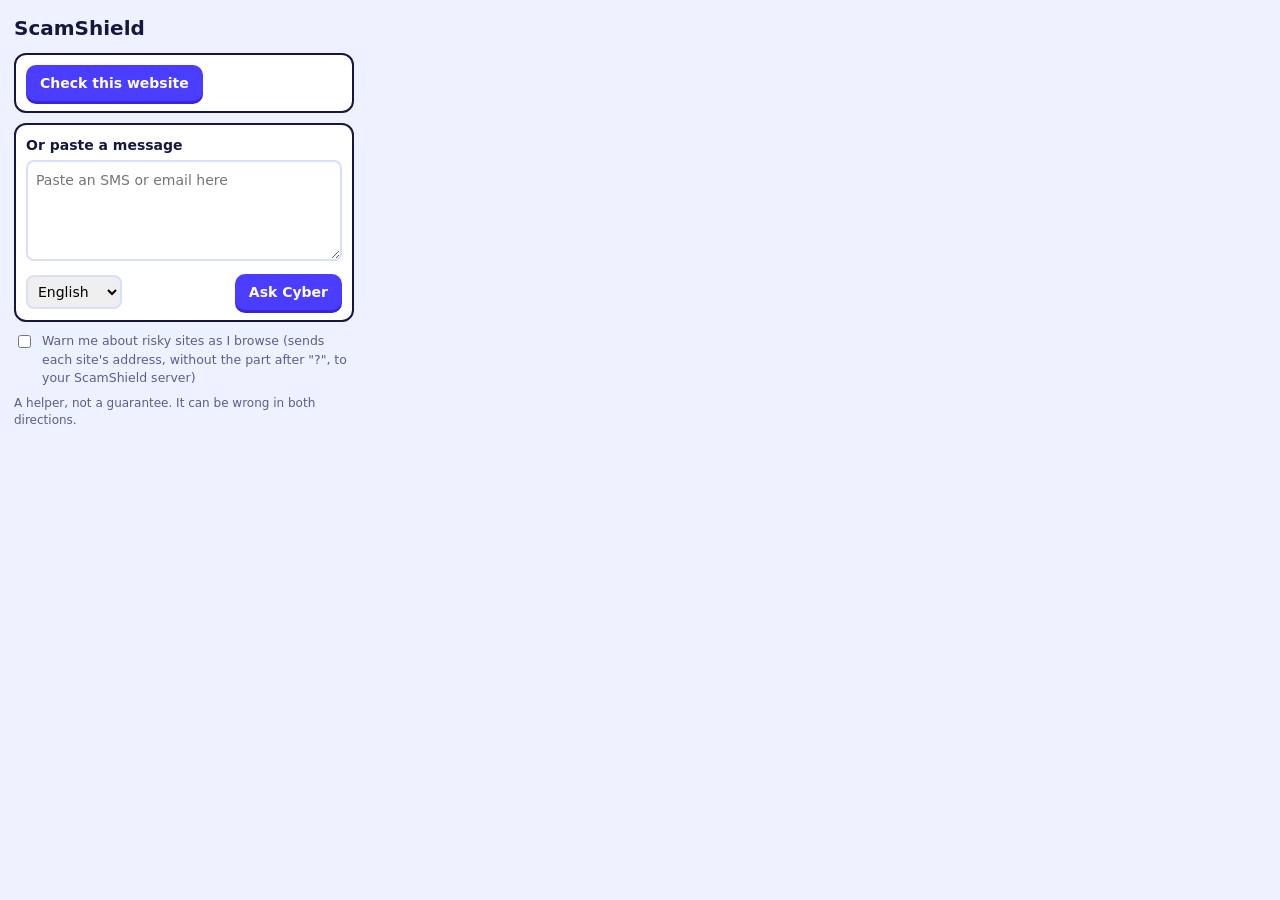
<file: extension/popup.html>
<!doctype html>
<html lang="en"><head><meta charset="utf-8"><link rel="stylesheet" href="popup.css"><title>ScamShield</title></head>
<body>
  <h1>ScamShield</h1>
  <section>
    <button id="page" class="main">Check this website</button>
    <div id="pageOut" class="out" hidden></div>
  </section>
  <section>
    <label for="msg">Or paste a message</label>
    <textarea id="msg" rows="4" placeholder="Paste an SMS or email here"></textarea>
    <div class="row">
      <select id="lang" aria-label="Language"><option value="en">English</option><option value="bn">বাংলা</option><option value="bnl">Banglish</option></select>
      <button id="go" class="main">Ask Cyber</button>
    </div>
    <div id="msgOut" class="out" hidden></div>
  </section>
  <label class="auto"><input type="checkbox" id="auto"> Warn me about risky sites as I browse (sends each site's address, without the part after "?", to your ScamShield server)</label>
  <p class="foot">A helper, not a guarantee. It can be wrong in both directions.</p>
  <script src="popup.js"></script>
</body></html>
</file>
<file: extension/popup.css>
body{width:340px;margin:0;padding:14px;font:14px/1.45 "Segoe UI","Nirmala UI",system-ui,sans-serif;background:#EEF1FF;color:#15173F}
h1{font-size:20px;margin:0 0 10px}
section{background:#fff;border:2px solid #15173F;border-radius:12px;padding:10px;margin-bottom:10px}
label{display:block;font-weight:600;margin-bottom:4px}
textarea{width:100%;box-sizing:border-box;border:2px solid #D9DEFA;border-radius:8px;padding:8px;font:inherit}
.row{display:flex;gap:8px;margin-top:8px;align-items:center}
select{border:2px solid #D9DEFA;border-radius:8px;padding:6px;font:inherit}
button.main{background:#4B3DFF;color:#fff;border:0;border-radius:10px;padding:8px 14px;font:inherit;font-weight:700;cursor:pointer;box-shadow:0 3px 0 #3427D6}
.row button{margin-left:auto}
button:focus-visible,textarea:focus-visible,select:focus-visible,input:focus-visible{outline:3px solid #4B3DFF;outline-offset:2px}
.out{margin-top:8px;padding:8px 10px;border-radius:8px;border-left:6px solid #6B6F99;background:#F6F7FF}
.out b{display:block;font-size:15px}
.out.risky{border-color:#E5383B}.out.check{border-color:#F5A300}.out.ok{border-color:#13A25A}.out.promo{border-color:#0098C4}
.out ul{margin:4px 0 0;padding-left:18px}
.auto{font-weight:400;font-size:12.5px;color:#5A5E8A;display:flex;gap:8px;align-items:flex-start}
.foot{font-size:12px;color:#5A5E8A;margin:8px 0 0}
</file>
